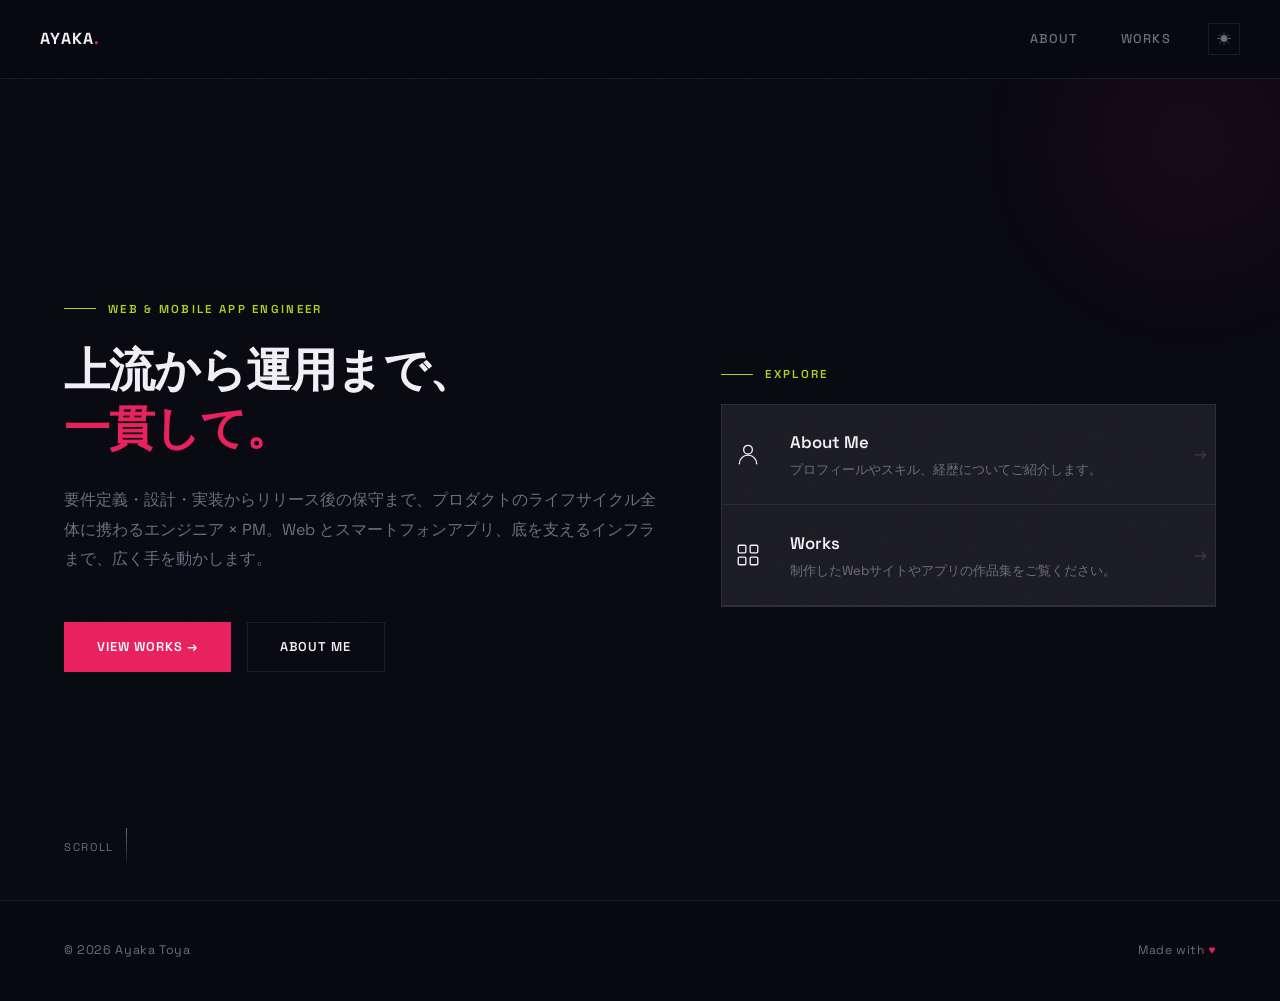
<file: index.html>
<!DOCTYPE html>
<html lang="ja">
<head>
  <meta charset="UTF-8">
  <meta name="viewport" content="width=device-width, initial-scale=1.0">
  <title>Ayaka Toya — Portfolio</title>
  <!-- flash prevention: set theme before paint -->
  <script>(function(){var t=localStorage.getItem('theme')||'dark';document.documentElement.setAttribute('data-theme',t);})()</script>
  <link rel="stylesheet" href="css/style.css">
</head>
<body>

  <header>
    <a href="index.html" class="logo">Ayaka<span>.</span></a>
    <nav>
      <a href="about.html">About</a>
      <a href="works.html">Works</a>
      <button class="theme-toggle" id="theme-toggle" aria-label="テーマ切り替え"></button>
    </nav>
  </header>

  <main>
    <div class="hero">
      <div class="hero-bg-pink"></div>
      <div class="hero-bg-lime"></div>

      <div class="hero-content">
        <p class="hero-label">Web & Mobile App Engineer</p>
        <h1>
          上流から運用まで、
          <span class="name-accent">一貫して。</span>
        </h1>
        <p class="hero-desc">
          要件定義・設計・実装からリリース後の保守まで、プロダクトのライフサイクル全体に携わるエンジニア × PM。Web とスマートフォンアプリ、底を支えるインフラまで、広く手を動かします。
        </p>
        <div class="hero-actions">
          <a href="works.html" class="btn btn-primary">View Works →</a>
          <a href="about.html" class="btn btn-secondary">About Me</a>
        </div>
      </div>

      <div class="hero-explore">
        <p class="hero-explore-label">Explore</p>
        <div class="cards-grid cards-grid-vertical">
          <a href="about.html" class="card fade-up">
            <span class="card-icon" aria-hidden="true">
              <svg viewBox="0 0 24 24" fill="none" stroke="currentColor" stroke-width="1.5" stroke-linecap="round" stroke-linejoin="round">
                <circle cx="12" cy="8" r="4"/>
                <path d="M4 21c0-4.418 3.582-8 8-8s8 3.582 8 8"/>
              </svg>
            </span>
            <h3>About Me</h3>
            <p>プロフィールやスキル、経歴についてご紹介します。</p>
            <span class="card-arrow">→</span>
          </a>
          <a href="works.html" class="card fade-up">
            <span class="card-icon" aria-hidden="true">
              <svg viewBox="0 0 24 24" fill="none" stroke="currentColor" stroke-width="1.5" stroke-linecap="round" stroke-linejoin="round">
                <rect x="3" y="3" width="7" height="7" rx="1"/>
                <rect x="14" y="3" width="7" height="7" rx="1"/>
                <rect x="3" y="14" width="7" height="7" rx="1"/>
                <rect x="14" y="14" width="7" height="7" rx="1"/>
              </svg>
            </span>
            <h3>Works</h3>
            <p>制作したWebサイトやアプリの作品集をご覧ください。</p>
            <span class="card-arrow">→</span>
          </a>
        </div>
      </div>

      <div class="scroll-hint">Scroll</div>
    </div>
  </main>

  <footer>
    <p class="footer-copy">© 2026 Ayaka Toya</p>
    <p class="footer-mark">Made with <span>♥</span></p>
  </footer>

  <script>
    (function () {
      var btn = document.getElementById('theme-toggle');
      function updateIcon(theme) {
        btn.textContent = theme === 'light' ? '☾' : '☀';
      }
      updateIcon(document.documentElement.getAttribute('data-theme') || 'dark');
      btn.addEventListener('click', function () {
        var current = document.documentElement.getAttribute('data-theme') || 'dark';
        var next = current === 'light' ? 'dark' : 'light';
        document.documentElement.setAttribute('data-theme', next);
        localStorage.setItem('theme', next);
        updateIcon(next);
      });
    })();
  </script>

</body>
</html>
</file>
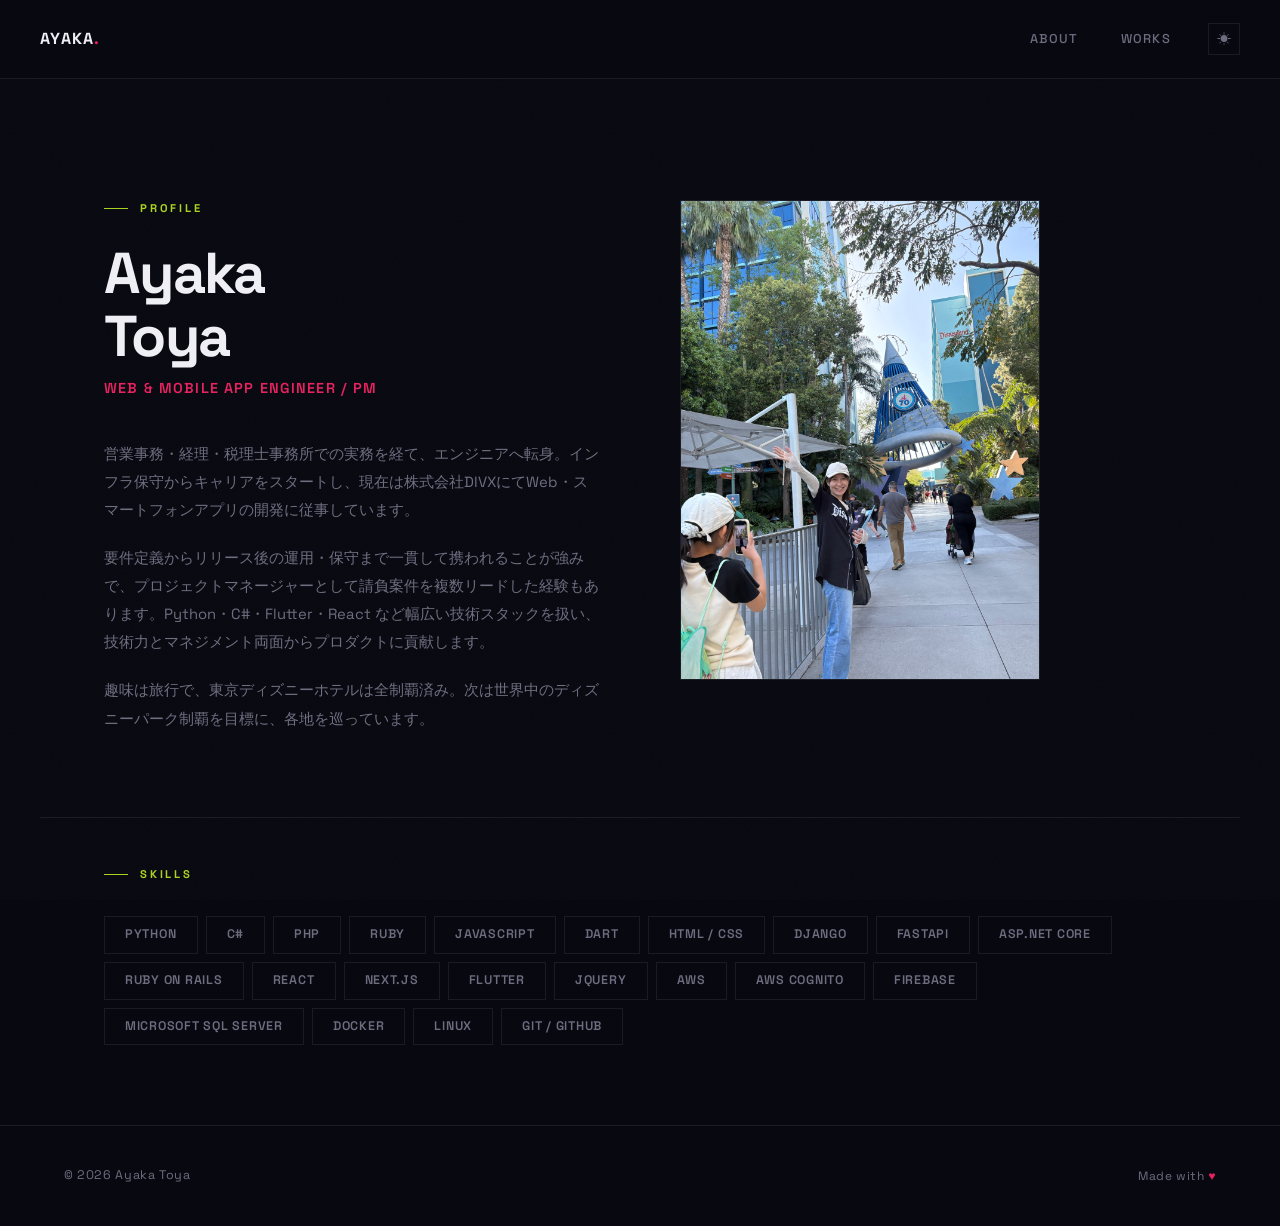
<file: about.html>
<!DOCTYPE html>
<html lang="ja">
<head>
  <meta charset="UTF-8">
  <meta name="viewport" content="width=device-width, initial-scale=1.0">
  <title>About | Ayaka Toya</title>
  <!-- flash prevention: set theme before paint -->
  <script>(function(){var t=localStorage.getItem('theme')||'dark';document.documentElement.setAttribute('data-theme',t);})()</script>
  <link rel="stylesheet" href="css/style.css">
</head>
<body>

  <header>
    <a href="index.html" class="logo">Ayaka<span>.</span></a>
    <nav>
      <a href="about.html">About</a>
      <a href="works.html">Works</a>
      <button class="theme-toggle" id="theme-toggle" aria-label="テーマ切り替え"></button>
    </nav>
  </header>

  <main>
    <div class="about-hero">
      <div class="about-content">
        <p class="about-label">Profile</p>
        <h1 class="about-name">Ayaka<br>Toya</h1>
        <p class="about-role">Web & Mobile App Engineer / PM</p>
        <div class="about-bio">
          <p>
            営業事務・経理・税理士事務所での実務を経て、エンジニアへ転身。インフラ保守からキャリアをスタートし、現在は株式会社DIVXにてWeb・スマートフォンアプリの開発に従事しています。
          </p>
          <p>
            要件定義からリリース後の運用・保守まで一貫して携われることが強みで、プロジェクトマネージャーとして請負案件を複数リードした経験もあります。Python・C#・Flutter・React など幅広い技術スタックを扱い、技術力とマネジメント両面からプロダクトに貢献します。
          </p>
          <p>
            趣味は旅行で、東京ディズニーホテルは全制覇済み。次は世界中のディズニーパーク制覇を目標に、各地を巡っています。
          </p>
        </div>
      </div>
      <div class="profile-visual">
        <img src="images/profile.jpg" alt="Ayaka Toya" class="profile-photo" />
      </div>
    </div>

    <div class="skills-section">
      <p class="about-label">Skills</p>
      <div class="skills-grid">
        <span class="skill-tag">Python</span>
        <span class="skill-tag">C#</span>
        <span class="skill-tag">PHP</span>
        <span class="skill-tag">Ruby</span>
        <span class="skill-tag">JavaScript</span>
        <span class="skill-tag">Dart</span>
        <span class="skill-tag">HTML / CSS</span>
        <span class="skill-tag">Django</span>
        <span class="skill-tag">FastAPI</span>
        <span class="skill-tag">ASP.NET Core</span>
        <span class="skill-tag">Ruby on Rails</span>
        <span class="skill-tag">React</span>
        <span class="skill-tag">Next.js</span>
        <span class="skill-tag">Flutter</span>
        <span class="skill-tag">jQuery</span>
        <span class="skill-tag">AWS</span>
        <span class="skill-tag">AWS Cognito</span>
        <span class="skill-tag">Firebase</span>
        <span class="skill-tag">Microsoft SQL Server</span>
        <span class="skill-tag">Docker</span>
        <span class="skill-tag">Linux</span>
        <span class="skill-tag">Git / GitHub</span>
      </div>
    </div>
  </main>

  <footer>
    <p class="footer-copy">© 2026 Ayaka Toya</p>
    <p class="footer-mark">Made with <span>♥</span></p>
  </footer>

  <script>
    (function () {
      var btn = document.getElementById('theme-toggle');
      function updateIcon(theme) {
        btn.textContent = theme === 'light' ? '☾' : '☀';
      }
      updateIcon(document.documentElement.getAttribute('data-theme') || 'dark');
      btn.addEventListener('click', function () {
        var current = document.documentElement.getAttribute('data-theme') || 'dark';
        var next = current === 'light' ? 'dark' : 'light';
        document.documentElement.setAttribute('data-theme', next);
        localStorage.setItem('theme', next);
        updateIcon(next);
      });
    })();
  </script>

</body>
</html>
</file>
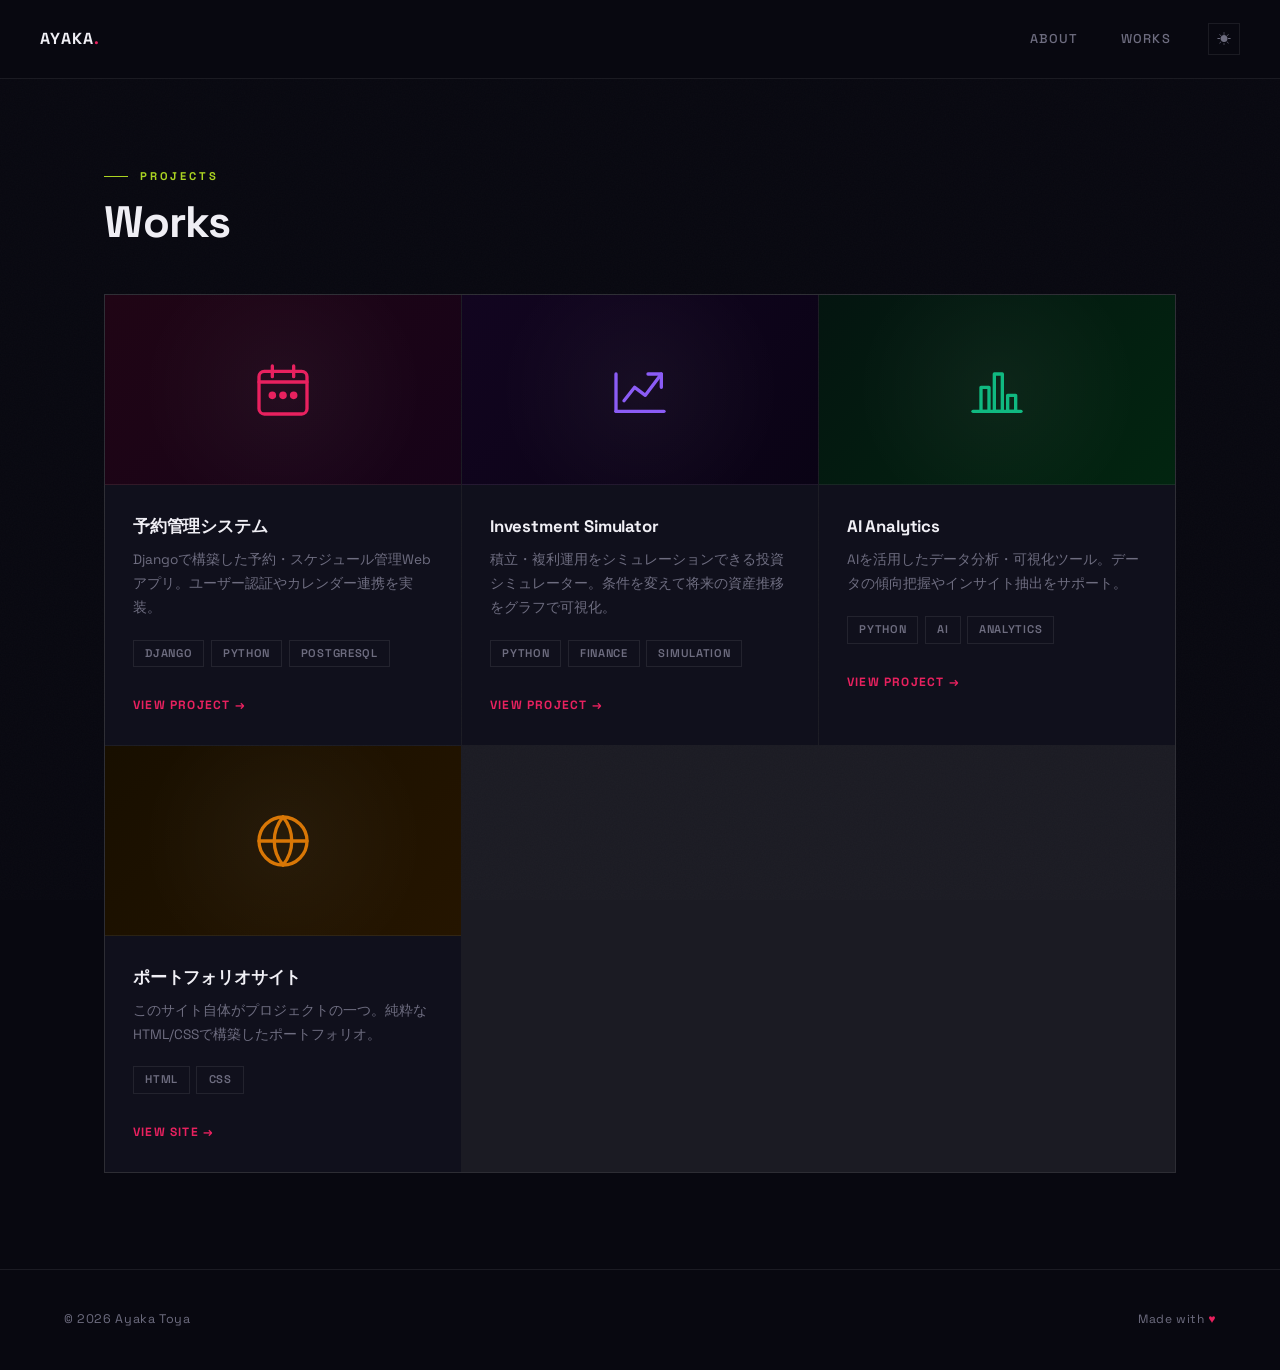
<file: works.html>
<!DOCTYPE html>
<html lang="ja">
<head>
  <meta charset="UTF-8">
  <meta name="viewport" content="width=device-width, initial-scale=1.0">
  <title>Works | Ayaka Toya</title>
  <!-- flash prevention: set theme before paint -->
  <script>(function(){var t=localStorage.getItem('theme')||'dark';document.documentElement.setAttribute('data-theme',t);})()</script>
  <link rel="stylesheet" href="css/style.css">
</head>
<body>

  <header>
    <a href="index.html" class="logo">Ayaka<span>.</span></a>
    <nav>
      <a href="about.html">About</a>
      <a href="works.html">Works</a>
      <button class="theme-toggle" id="theme-toggle" aria-label="テーマ切り替え"></button>
    </nav>
  </header>

  <main>
    <section>
      <div class="section-header">
        <p class="section-label">Projects</p>
        <h2>Works</h2>
      </div>

      <div class="works-grid">

        <div class="work-card fade-up">
          <div class="work-thumb pink">
            <svg viewBox="0 0 24 24" fill="none" stroke="currentColor" stroke-width="1.25" stroke-linecap="round" stroke-linejoin="round" aria-hidden="true">
              <rect x="3" y="5" width="18" height="16" rx="2"/>
              <path d="M3 9h18"/>
              <path d="M8 3v4"/>
              <path d="M16 3v4"/>
              <circle cx="8" cy="14" r="0.8" fill="currentColor"/>
              <circle cx="12" cy="14" r="0.8" fill="currentColor"/>
              <circle cx="16" cy="14" r="0.8" fill="currentColor"/>
            </svg>
          </div>
          <div class="work-info">
            <h3>予約管理システム</h3>
            <p>Djangoで構築した予約・スケジュール管理Webアプリ。ユーザー認証やカレンダー連携を実装。</p>
            <div class="work-tags">
              <span class="tag">Django</span>
              <span class="tag">Python</span>
              <span class="tag">PostgreSQL</span>
            </div>
            <a href="https://github.com/ayaka2209/reservation-system" class="work-link" target="_blank" rel="noopener">View Project →</a>
          </div>
        </div>

        <div class="work-card fade-up">
          <div class="work-thumb purple">
            <svg viewBox="0 0 24 24" fill="none" stroke="currentColor" stroke-width="1.25" stroke-linecap="round" stroke-linejoin="round" aria-hidden="true">
              <path d="M3 20h18"/>
              <path d="M3 20V6"/>
              <polyline points="6 16 10 11 14 14 20 6"/>
              <polyline points="20 11 20 6 15 6"/>
            </svg>
          </div>
          <div class="work-info">
            <h3>Investment Simulator</h3>
            <p>積立・複利運用をシミュレーションできる投資シミュレーター。条件を変えて将来の資産推移をグラフで可視化。</p>
            <div class="work-tags">
              <span class="tag">Python</span>
              <span class="tag">Finance</span>
              <span class="tag">Simulation</span>
            </div>
            <a href="https://github.com/ayaka2209/investment-simulator" class="work-link" target="_blank" rel="noopener">View Project →</a>
          </div>
        </div>

        <div class="work-card fade-up">
          <div class="work-thumb mint">
            <svg viewBox="0 0 24 24" fill="none" stroke="currentColor" stroke-width="1.25" stroke-linecap="round" stroke-linejoin="round" aria-hidden="true">
              <path d="M3 20h18"/>
              <rect x="6" y="11" width="3" height="9"/>
              <rect x="11" y="6" width="3" height="14"/>
              <rect x="16" y="14" width="3" height="6"/>
            </svg>
          </div>
          <div class="work-info">
            <h3>AI Analytics</h3>
            <p>AIを活用したデータ分析・可視化ツール。データの傾向把握やインサイト抽出をサポート。</p>
            <div class="work-tags">
              <span class="tag">Python</span>
              <span class="tag">AI</span>
              <span class="tag">Analytics</span>
            </div>
            <a href="https://github.com/ayaka2209/ai-analytics" class="work-link" target="_blank" rel="noopener">View Project →</a>
          </div>
        </div>

        <div class="work-card fade-up">
          <div class="work-thumb yellow">
            <svg viewBox="0 0 24 24" fill="none" stroke="currentColor" stroke-width="1.25" stroke-linecap="round" stroke-linejoin="round" aria-hidden="true">
              <circle cx="12" cy="12" r="9"/>
              <path d="M3 12h18"/>
              <path d="M12 3a14 14 0 0 1 0 18"/>
              <path d="M12 3a14 14 0 0 0 0 18"/>
            </svg>
          </div>
          <div class="work-info">
            <h3>ポートフォリオサイト</h3>
            <p>このサイト自体がプロジェクトの一つ。純粋なHTML/CSSで構築したポートフォリオ。</p>
            <div class="work-tags">
              <span class="tag">HTML</span>
              <span class="tag">CSS</span>
            </div>
            <a href="index.html" class="work-link">View Site →</a>
          </div>
        </div>

      </div>
    </section>
  </main>

  <footer>
    <p class="footer-copy">© 2026 Ayaka Toya</p>
    <p class="footer-mark">Made with <span>♥</span></p>
  </footer>

  <script>
    (function () {
      var btn = document.getElementById('theme-toggle');
      function updateIcon(theme) {
        btn.textContent = theme === 'light' ? '☾' : '☀';
      }
      updateIcon(document.documentElement.getAttribute('data-theme') || 'dark');
      btn.addEventListener('click', function () {
        var current = document.documentElement.getAttribute('data-theme') || 'dark';
        var next = current === 'light' ? 'dark' : 'light';
        document.documentElement.setAttribute('data-theme', next);
        localStorage.setItem('theme', next);
        updateIcon(next);
      });
    })();
  </script>

</body>
</html>
</file>
<file: css/style.css>
@import url('https://fonts.googleapis.com/css2?family=Space+Grotesk:wght@300;400;500;600;700&display=swap');

/* ===== DARK THEME (default) ===== */
:root {
  --bg: #080810;
  --surface: #10101c;
  --surface-2: #18182a;
  --primary: #e8215f;
  --accent: #aad420;
  --text: #f0eff5;
  --muted: #6e6d80;
  --border: rgba(255,255,255,0.08);
  --header-bg: rgba(8, 8, 16, 0.88);
  --glow-pink: 0 0 35px rgba(232,33,95,0.28);
  --orb-opacity: 0.28;
  --blob-primary: rgba(232,33,95,0.11);
  --blob-accent: rgba(170,212,32,0.07);
}

/* ===== LIGHT THEME ===== */
:root[data-theme="light"] {
  --bg: #f6f5f0;
  --surface: #ffffff;
  --surface-2: #eeedf8;
  --primary: #c91550;
  --accent: #4e7200;
  --text: #18172a;
  --muted: #817f96;
  --border: rgba(0,0,0,0.09);
  --header-bg: rgba(246, 245, 240, 0.92);
  --glow-pink: 0 0 30px rgba(201,21,80,0.18);
  --orb-opacity: 0.18;
  --blob-primary: rgba(201,21,80,0.07);
  --blob-accent: rgba(78,114,0,0.06);
}

* {
  margin: 0;
  padding: 0;
  box-sizing: border-box;
}

html { scroll-behavior: smooth; }

body {
  font-family: 'Space Grotesk', -apple-system, 'Hiragino Sans', sans-serif;
  background: var(--bg);
  color: var(--text);
  line-height: 1.6;
  overflow-x: hidden;
  transition: background 0.3s, color 0.3s;
}

body::before {
  content: '';
  position: fixed;
  inset: 0;
  background-image: url("data:image/svg+xml,%3Csvg xmlns='http://www.w3.org/2000/svg' width='300' height='300'%3E%3Cfilter id='n'%3E%3CfeTurbulence type='fractalNoise' baseFrequency='0.75' numOctaves='4' stitchTiles='stitch'/%3E%3C/filter%3E%3Crect width='100%25' height='100%25' filter='url(%23n)' opacity='0.025'/%3E%3C/svg%3E");
  pointer-events: none;
  z-index: 0;
}

/* ===== HEADER ===== */
header {
  position: fixed;
  top: 0; left: 0; right: 0;
  padding: 1.25rem 2.5rem;
  display: flex;
  justify-content: space-between;
  align-items: center;
  z-index: 100;
  border-bottom: 1px solid var(--border);
  background: var(--header-bg);
  backdrop-filter: blur(20px);
  transition: background 0.3s, border-color 0.3s;
}

.logo {
  font-size: 1rem;
  font-weight: 700;
  letter-spacing: 0.08em;
  text-decoration: none;
  color: var(--text);
  text-transform: uppercase;
  transition: color 0.3s;
}

.logo span { color: var(--primary); }

nav {
  display: flex;
  align-items: center;
  gap: 0;
}

nav a {
  text-decoration: none;
  color: var(--muted);
  font-weight: 500;
  font-size: 0.8rem;
  letter-spacing: 0.1em;
  padding: 0.5rem 1.25rem;
  border: 1px solid transparent;
  text-transform: uppercase;
  transition: color 0.2s, border-color 0.2s;
}

nav a:hover {
  color: var(--text);
  border-color: var(--border);
}

/* ===== THEME TOGGLE ===== */
.theme-toggle {
  margin-left: 1rem;
  width: 2rem; height: 2rem;
  display: flex; align-items: center; justify-content: center;
  background: transparent;
  border: 1px solid var(--border);
  color: var(--muted);
  font-size: 0.9rem;
  cursor: pointer;
  transition: border-color 0.2s, color 0.2s;
  font-family: inherit;
  line-height: 1;
  padding: 0;
  flex-shrink: 0;
}

.theme-toggle:hover {
  border-color: var(--primary);
  color: var(--text);
}

/* ===== MAIN ===== */
main { padding-top: 72px; }

/* ===== HERO ===== */
.hero {
  min-height: calc(100vh - 72px);
  display: grid;
  grid-template-columns: minmax(0, 1.2fr) minmax(0, 1fr);
  gap: 4rem;
  align-items: center;
  padding: 4rem 5vw;
  position: relative;
  overflow: hidden;
}

.hero-bg-pink {
  position: absolute;
  width: 420px; height: 420px;
  border-radius: 50%;
  background: radial-gradient(circle, var(--blob-primary) 0%, transparent 70%);
  top: -140px; right: -120px;
  pointer-events: none;
  opacity: 0.6;
  transition: background 0.3s;
}

.hero-bg-lime {
  display: none;
}

.hero-content {
  position: relative;
  z-index: 1;
  max-width: 1100px;
  width: 100%;
}

.hero-label {
  font-size: 0.72rem;
  font-weight: 600;
  letter-spacing: 0.2em;
  text-transform: uppercase;
  color: var(--accent);
  margin-bottom: 1.5rem;
  display: flex;
  align-items: center;
  gap: 0.75rem;
  transition: color 0.3s;
}

.hero-label::before {
  content: '';
  display: block;
  width: 2rem; height: 1px;
  background: var(--accent);
  transition: background 0.3s;
}

.hero h1 {
  font-size: clamp(2rem, 3.6vw, 3.4rem);
  font-weight: 600;
  line-height: 1.25;
  letter-spacing: -0.02em;
  margin-bottom: 1.75rem;
}

.hero h1 .name-accent {
  color: var(--primary);
  display: block;
  transition: color 0.3s;
}

.hero-desc {
  font-size: 1rem;
  color: var(--muted);
  max-width: 640px;
  margin-bottom: 3rem;
  line-height: 1.85;
  transition: color 0.3s;
}

.hero-actions {
  display: flex;
  gap: 1rem;
  flex-wrap: wrap;
}

/* ===== BUTTONS ===== */
.btn {
  display: inline-flex;
  align-items: center;
  gap: 0.5rem;
  padding: 0.875rem 2rem;
  font-family: inherit;
  font-size: 0.8rem;
  font-weight: 600;
  letter-spacing: 0.08em;
  text-decoration: none;
  text-transform: uppercase;
  transition: all 0.25s ease;
  cursor: pointer;
}

.btn-primary {
  background: var(--primary);
  color: #fff;
  border: 1px solid var(--primary);
}

.btn-primary:hover {
  background: transparent;
  color: var(--primary);
  box-shadow: var(--glow-pink);
}

.btn-secondary {
  background: transparent;
  color: var(--text);
  border: 1px solid var(--border);
}

.btn-secondary:hover { border-color: var(--muted); }

/* Hero visual orb */
.hero-visual {
  display: none;
}

/* ===== HERO EXPLORE (cards on right) ===== */
.hero-explore {
  position: relative;
  z-index: 1;
  width: 100%;
}

.hero-explore-label {
  font-size: 0.72rem;
  font-weight: 600;
  letter-spacing: 0.2em;
  text-transform: uppercase;
  color: var(--accent);
  margin-bottom: 1.25rem;
  display: flex;
  align-items: center;
  gap: 0.75rem;
  transition: color 0.3s;
}

.hero-explore-label::before {
  content: '';
  display: block;
  width: 2rem; height: 1px;
  background: var(--accent);
  transition: background 0.3s;
}

.cards-grid-vertical {
  display: flex;
  flex-direction: column;
  gap: 0;
  background: transparent;
  border: none;
  border-top: 1px solid var(--border);
}

.cards-grid-vertical .card {
  background: transparent;
  padding: 1.5rem 0.5rem;
  border-bottom: 1px solid var(--border);
  display: grid;
  grid-template-columns: 40px 1fr auto;
  grid-template-rows: auto auto;
  column-gap: 1.25rem;
  overflow: visible;
  transition: padding 0.3s, background 0.3s;
}

.cards-grid-vertical .card-icon { grid-column: 1; grid-row: 1 / span 2; align-self: center; }
.cards-grid-vertical .card h3   { grid-column: 2; grid-row: 1; }
.cards-grid-vertical .card p    { grid-column: 2; grid-row: 2; }
.cards-grid-vertical .card-arrow { grid-column: 3; grid-row: 1 / span 2; align-self: center; }

.cards-grid-vertical .card::before { display: none; }

.cards-grid-vertical .card:hover {
  background: transparent;
  padding-left: 1rem;
}

.cards-grid-vertical .card-icon {
  width: 36px;
  height: 36px;
  margin-bottom: 0;
  border: none;
  background: transparent;
  border-radius: 0;
  color: var(--text);
}

.cards-grid-vertical .card-icon svg {
  width: 26px;
  height: 26px;
  stroke-width: 1.25;
}

.cards-grid-vertical .card:hover .card-icon {
  color: var(--primary);
  border: none;
}

.cards-grid-vertical .card h3 {
  font-size: 1.05rem;
  font-weight: 600;
  margin-bottom: 0.2rem;
  letter-spacing: 0;
}

.cards-grid-vertical .card p {
  font-size: 0.82rem;
  line-height: 1.6;
  margin: 0;
}

.cards-grid-vertical .card-arrow {
  position: static;
  opacity: 0.4;
  transform: none;
  color: var(--muted);
  font-size: 1rem;
  align-self: center;
}

.cards-grid-vertical .card:hover .card-arrow {
  opacity: 1;
  transform: translateX(4px);
  color: var(--primary);
}

.hero-orb {
  width: 360px; height: 360px;
  border-radius: 50%;
  background: conic-gradient(from 0deg, var(--primary), #7c3aed, #2563eb, var(--accent), var(--primary));
  filter: blur(65px);
  opacity: var(--orb-opacity);
  animation: orb-spin 14s linear infinite;
  transition: opacity 0.4s;
}

@keyframes orb-spin {
  from { transform: rotate(0deg) scale(1); }
  50%  { transform: rotate(180deg) scale(1.12); }
  to   { transform: rotate(360deg) scale(1); }
}

.scroll-hint {
  position: absolute;
  bottom: 2rem; left: 5vw;
  display: flex;
  align-items: center;
  gap: 0.75rem;
  font-size: 0.7rem;
  color: var(--muted);
  letter-spacing: 0.15em;
  text-transform: uppercase;
}

.scroll-hint::after {
  content: '';
  display: block;
  width: 1px; height: 2.5rem;
  background: linear-gradient(to bottom, var(--muted), transparent);
  animation: scroll-line 2s ease-in-out infinite;
}

@keyframes scroll-line {
  0%, 100% { opacity: 0.4; transform: scaleY(1); }
  50%       { opacity: 1;   transform: scaleY(0.5); }
}

/* ===== SECTIONS ===== */
section {
  padding: 6rem 5vw;
  max-width: 1200px;
  margin: 0 auto;
}

.section-header { margin-bottom: 3rem; }

.section-label {
  font-size: 0.7rem;
  font-weight: 700;
  letter-spacing: 0.25em;
  text-transform: uppercase;
  color: var(--accent);
  margin-bottom: 0.75rem;
  display: flex;
  align-items: center;
  gap: 0.75rem;
  transition: color 0.3s;
}

.section-label::before {
  content: '';
  display: inline-block;
  width: 1.5rem; height: 1px;
  background: var(--accent);
  transition: background 0.3s;
}

.section-header h2 {
  font-size: clamp(1.75rem, 3.5vw, 2.75rem);
  font-weight: 700;
  letter-spacing: -0.02em;
  line-height: 1.1;
}

/* ===== CARDS GRID ===== */
.cards-grid {
  display: grid;
  grid-template-columns: repeat(auto-fit, minmax(300px, 1fr));
  gap: 1px;
  background: var(--border);
  border: 1px solid var(--border);
  transition: background 0.3s, border-color 0.3s;
}

.card {
  background: var(--surface);
  padding: 2.5rem;
  text-decoration: none;
  color: inherit;
  display: block;
  position: relative;
  overflow: hidden;
  transition: background 0.3s;
}

.card::before {
  content: '';
  position: absolute; inset: 0;
  background: linear-gradient(135deg, rgba(232,33,95,0.05) 0%, transparent 60%);
  opacity: 0;
  transition: opacity 0.3s;
}

.card:hover { background: var(--surface-2); }
.card:hover::before { opacity: 1; }

.card-icon {
  display: inline-flex;
  align-items: center;
  justify-content: center;
  width: 44px;
  height: 44px;
  margin-bottom: 1.5rem;
  border: 1px solid var(--border);
  border-radius: 10px;
  color: var(--primary);
  background: var(--surface-2);
  transition: border-color 0.3s, background 0.3s, color 0.3s;
}

.card-icon svg {
  width: 22px;
  height: 22px;
}

.card:hover .card-icon {
  border-color: var(--primary);
  color: var(--primary);
}

.card h3 {
  font-size: 1.2rem;
  font-weight: 700;
  letter-spacing: -0.01em;
  margin-bottom: 0.75rem;
}

.card p {
  color: var(--muted);
  font-size: 0.875rem;
  line-height: 1.75;
  transition: color 0.3s;
}

.card-arrow {
  position: absolute;
  bottom: 2rem; right: 2rem;
  font-size: 1.1rem;
  color: var(--primary);
  opacity: 0;
  transform: translate(-4px, 4px);
  transition: all 0.3s;
}

.card:hover .card-arrow {
  opacity: 1;
  transform: translate(0, 0);
}

/* ===== ABOUT PAGE ===== */
.about-hero {
  padding: 8rem 5vw 4rem;
  display: grid;
  grid-template-columns: 1fr 1fr;
  gap: 5rem;
  align-items: start;
  max-width: 1200px;
  margin: 0 auto;
}

.about-label {
  font-size: 0.7rem;
  font-weight: 700;
  letter-spacing: 0.25em;
  text-transform: uppercase;
  color: var(--accent);
  margin-bottom: 1.5rem;
  display: flex;
  align-items: center;
  gap: 0.75rem;
  transition: color 0.3s;
}

.about-label::before {
  content: '';
  display: inline-block;
  width: 1.5rem; height: 1px;
  background: var(--accent);
  transition: background 0.3s;
}

.about-name {
  font-size: clamp(2.2rem, 4.5vw, 3.75rem);
  font-weight: 700;
  letter-spacing: -0.03em;
  line-height: 1.1;
  margin-bottom: 0.5rem;
}

.about-role {
  font-size: 0.9rem;
  color: var(--primary);
  font-weight: 600;
  letter-spacing: 0.08em;
  text-transform: uppercase;
  margin-bottom: 2.5rem;
  transition: color 0.3s;
}

.about-bio p {
  color: var(--muted);
  line-height: 1.9;
  margin-bottom: 1.25rem;
  font-size: 0.925rem;
  transition: color 0.3s;
}

.about-highlights {
  list-style: none;
  padding: 1.5rem 0 0;
  margin: 1.5rem 0 0;
  border-top: 1px solid var(--border);
  transition: border-color 0.3s;
}

.about-highlights li {
  position: relative;
  padding-left: 1.25rem;
  margin-bottom: 0.65rem;
  color: var(--muted);
  font-size: 0.9rem;
  line-height: 1.7;
  transition: color 0.3s;
}

.about-highlights li::before {
  content: '';
  position: absolute;
  left: 0;
  top: 0.7em;
  width: 0.5rem;
  height: 1px;
  background: var(--primary);
}

.profile-visual { position: relative; }

.profile-placeholder {
  width: 100%;
  aspect-ratio: 1;
  max-width: 340px;
  background: var(--surface-2);
  border: 1px solid var(--border);
  display: flex;
  align-items: center;
  justify-content: center;
  font-size: 6rem;
  position: relative;
  overflow: hidden;
  transition: background 0.3s, border-color 0.3s;
}

.profile-placeholder::before {
  content: '';
  position: absolute; inset: 0;
  background: radial-gradient(circle at 30% 30%, rgba(232,33,95,0.1), transparent 60%);
}

.profile-photo {
  width: 100%;
  aspect-ratio: 3 / 4;
  max-width: 360px;
  object-fit: cover;
  object-position: center;
  display: block;
  border: 1px solid var(--border);
  transition: border-color 0.3s;
}

/* ===== SKILLS ===== */
.skills-section {
  padding: 3rem 5vw 5rem;
  max-width: 1200px;
  margin: 0 auto;
  border-top: 1px solid var(--border);
  transition: border-color 0.3s;
}

.skills-grid {
  display: flex;
  flex-wrap: wrap;
  gap: 0.5rem;
  margin-top: 2rem;
}

.skill-tag {
  padding: 0.5rem 1.25rem;
  border: 1px solid var(--border);
  font-size: 0.78rem;
  font-weight: 600;
  letter-spacing: 0.06em;
  color: var(--muted);
  text-transform: uppercase;
  transition: border-color 0.2s, color 0.2s, box-shadow 0.2s;
  cursor: default;
}

.skill-tag:hover {
  border-color: var(--primary);
  color: var(--text);
  box-shadow: 0 0 16px rgba(232,33,95,0.12);
}

/* ===== WORKS PAGE ===== */
.works-grid {
  display: grid;
  grid-template-columns: repeat(auto-fill, minmax(320px, 1fr));
  gap: 1px;
  background: var(--border);
  border: 1px solid var(--border);
  transition: background 0.3s, border-color 0.3s;
}

.work-card {
  background: var(--surface);
  overflow: hidden;
  transition: background 0.3s;
}

.work-card:hover { background: var(--surface-2); }

.work-thumb {
  height: 190px;
  display: flex;
  align-items: center;
  justify-content: center;
  font-size: 3.5rem;
  border-bottom: 1px solid var(--border);
  position: relative;
  transition: border-color 0.3s;
}

.work-thumb svg {
  width: 64px;
  height: 64px;
  position: relative;
  z-index: 1;
}

.work-thumb.pink svg   { color: #e8215f; }
.work-thumb.purple svg { color: #8b5cf6; }
.work-thumb.mint svg   { color: #10b981; }
.work-thumb.yellow svg { color: #d97706; }

/* Dark mode thumbnails */
.work-thumb.pink   { background: linear-gradient(135deg, #200515 0%, #160318 100%); }
.work-thumb.purple { background: linear-gradient(135deg, #120520 0%, #0a0315 100%); }
.work-thumb.mint   { background: linear-gradient(135deg, #041510 0%, #022510 100%); }
.work-thumb.yellow { background: linear-gradient(135deg, #180f00 0%, #251500 100%); }

/* Light mode thumbnails */
:root[data-theme="light"] .work-thumb.pink   { background: linear-gradient(135deg, #fde8f0 0%, #fce0eb 100%); }
:root[data-theme="light"] .work-thumb.purple { background: linear-gradient(135deg, #ede8fc 0%, #e8e0f8 100%); }
:root[data-theme="light"] .work-thumb.mint   { background: linear-gradient(135deg, #e4f4ec 0%, #d8f0e4 100%); }
:root[data-theme="light"] .work-thumb.yellow { background: linear-gradient(135deg, #fef4d8 0%, #fdf0cc 100%); }

.work-thumb::before {
  content: '';
  position: absolute; inset: 0;
  background: radial-gradient(circle at center, rgba(255,255,255,0.04) 0%, transparent 70%);
}

:root[data-theme="light"] .work-thumb::before {
  background: radial-gradient(circle at center, rgba(255,255,255,0.6) 0%, transparent 70%);
}

.work-info { padding: 1.75rem; }

.work-info h3 {
  font-size: 1.05rem;
  font-weight: 700;
  letter-spacing: -0.01em;
  margin-bottom: 0.5rem;
}

.work-info p {
  color: var(--muted);
  font-size: 0.85rem;
  line-height: 1.75;
  margin-bottom: 1.25rem;
  transition: color 0.3s;
}

.work-tags {
  display: flex;
  gap: 0.4rem;
  flex-wrap: wrap;
  margin-bottom: 1.5rem;
}

.tag {
  padding: 0.25rem 0.7rem;
  border: 1px solid var(--border);
  font-size: 0.7rem;
  font-weight: 600;
  letter-spacing: 0.06em;
  color: var(--muted);
  text-transform: uppercase;
  transition: border-color 0.3s, color 0.3s;
}

.work-link {
  display: inline-flex;
  align-items: center;
  gap: 0.5rem;
  font-size: 0.75rem;
  font-weight: 700;
  letter-spacing: 0.1em;
  text-transform: uppercase;
  color: var(--primary);
  text-decoration: none;
  transition: gap 0.2s, color 0.3s;
}

.work-link:hover { gap: 0.8rem; }

/* ===== FOOTER ===== */
footer {
  padding: 2.5rem 5vw;
  border-top: 1px solid var(--border);
  display: flex;
  justify-content: space-between;
  align-items: center;
  transition: border-color 0.3s;
}

.footer-copy {
  font-size: 0.78rem;
  color: var(--muted);
  letter-spacing: 0.05em;
  transition: color 0.3s;
}

.footer-mark {
  font-size: 0.75rem;
  color: var(--muted);
  letter-spacing: 0.05em;
  transition: color 0.3s;
}

.footer-mark span { color: var(--primary); }

/* ===== STAGGER REVEAL ===== */
@keyframes fade-up {
  from { opacity: 0; transform: translateY(20px); }
  to   { opacity: 1; transform: translateY(0); }
}

.fade-up { animation: fade-up 0.65s cubic-bezier(0.16, 1, 0.3, 1) both; }
.fade-up:nth-child(1) { animation-delay: 0ms; }
.fade-up:nth-child(2) { animation-delay: 90ms; }
.fade-up:nth-child(3) { animation-delay: 180ms; }
.fade-up:nth-child(4) { animation-delay: 270ms; }

/* ===== RESPONSIVE ===== */
@media (max-width: 768px) {
  .hero {
    grid-template-columns: 1fr;
    padding: 3rem 1.5rem 5rem;
    min-height: auto;
  }

  .hero-visual { display: none; }
  .scroll-hint { left: 1.5rem; }

  .about-hero {
    grid-template-columns: 1fr;
    gap: 2.5rem;
    padding: 6rem 1.5rem 3rem;
  }

  header { padding: 1rem 1.5rem; }
  nav a { padding: 0.5rem 0.75rem; font-size: 0.75rem; }

  section { padding: 4rem 1.5rem; }
  .skills-section { padding: 3rem 1.5rem 4rem; }

  footer {
    flex-direction: column;
    gap: 0.5rem;
    text-align: center;
    padding: 2rem 1.5rem;
  }

  .works-grid { grid-template-columns: 1fr; }
}

@media (prefers-reduced-motion: reduce) {
  .hero-orb,
  .scroll-hint::after { animation: none; }
  .fade-up { animation: none; }
  body, body * { transition: none !important; }
}
</file>
